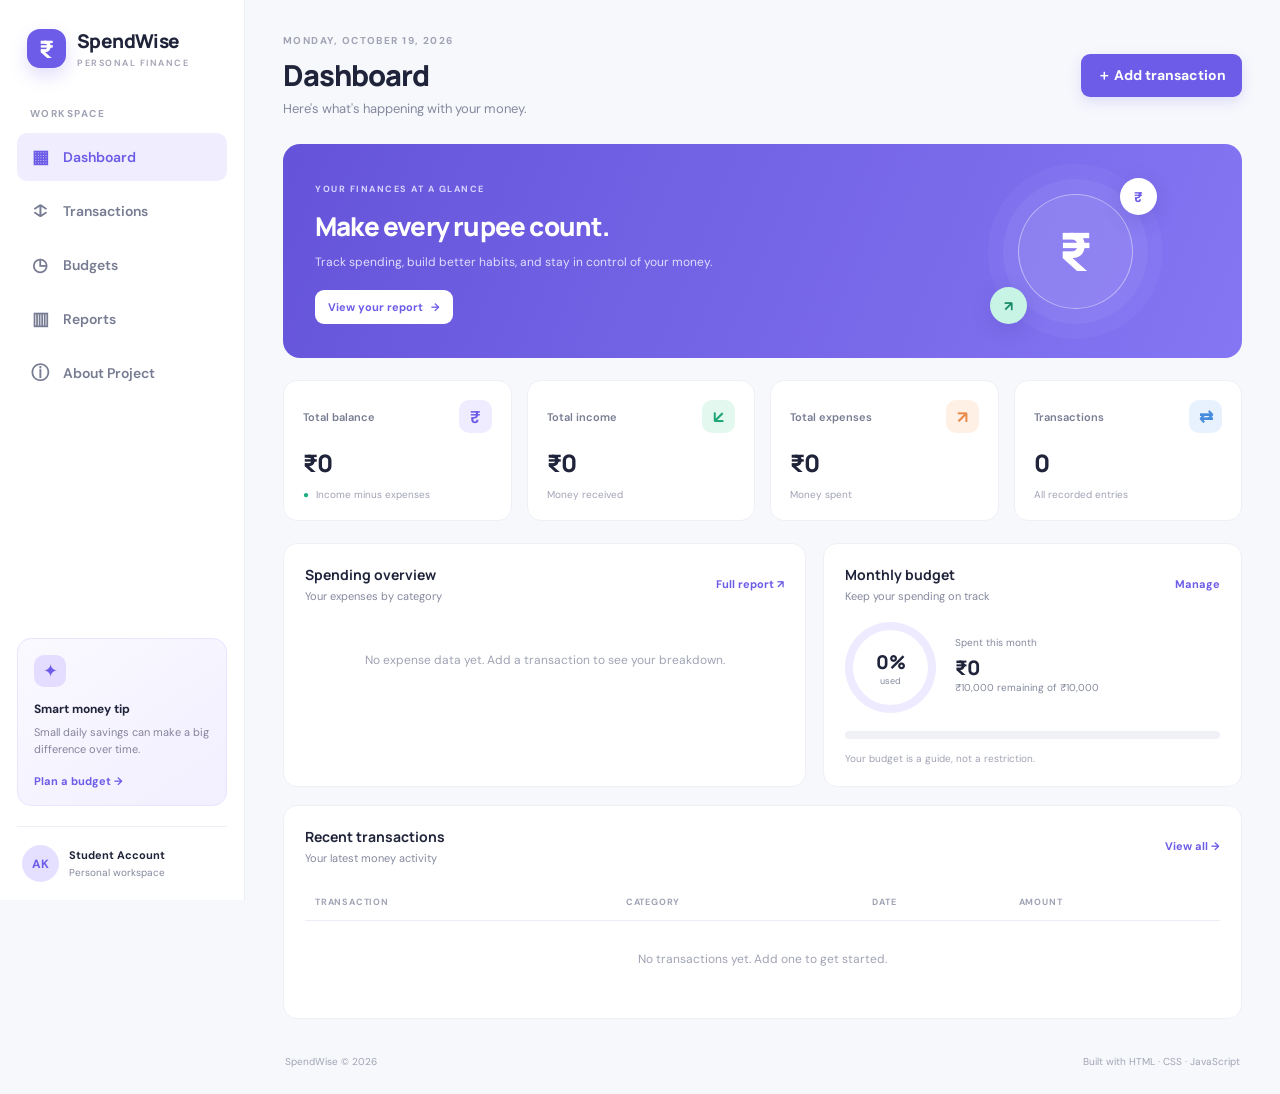
<file: index.html>
<!DOCTYPE html>
<html lang="en">
<head>
  <meta charset="UTF-8"><meta name="viewport" content="width=device-width, initial-scale=1.0">
  <title>SpendWise | Dashboard</title><link rel="stylesheet" href="style.css">
</head>
<body data-page="dashboard">
  <div class="app-shell">
    <aside class="sidebar">
      <a class="brand" href="index.html"><span class="brand-icon">₹</span><span>SpendWise<small>PERSONAL FINANCE</small></span></a>
      <div class="nav-label">WORKSPACE</div>
      <nav>
        <a class="nav-link active" href="index.html"><span>▦</span> Dashboard</a>
        <a class="nav-link" href="transactions.html"><span>↕</span> Transactions</a>
        <a class="nav-link" href="budget.html"><span>◷</span> Budgets</a>
        <a class="nav-link" href="reports.html"><span>▥</span> Reports</a>
        <a class="nav-link" href="about.html"><span>ⓘ</span> About Project</a>
      </nav>
      <div class="sidebar-bottom"><div class="tip-icon">✦</div><strong>Smart money tip</strong><p>Small daily savings can make a big difference over time.</p><a href="budget.html">Plan a budget →</a></div>
      <div class="profile"><div class="avatar">AK</div><div><strong>Student Account</strong><small>Personal workspace</small></div></div>
    </aside>
    <main class="main-content">
      <header class="topbar"><div><div class="eyebrow">MONDAY, OCTOBER 19, 2026</div><h1>Dashboard</h1><p class="subheading">Here's what's happening with your money.</p></div><button class="primary-btn" id="openAdd">＋ Add transaction</button></header>
      <section class="welcome-card"><div><span class="welcome-tag">YOUR FINANCES AT A GLANCE</span><h2>Make every rupee count.</h2><p>Track spending, build better habits, and stay in control of your money.</p><a class="light-btn" href="reports.html">View your report <span>→</span></a></div><div class="welcome-art"><div class="coin coin-one">₹</div><div class="coin coin-two">↗</div><div class="art-circle">₹</div></div></section>
      <section class="stats-grid">
        <article class="stat-card"><div class="stat-top"><span>Total balance</span><span class="stat-icon purple">₹</span></div><div class="stat-value" id="balance">₹0</div><div class="stat-note"><span class="positive">●</span> Income minus expenses</div></article>
        <article class="stat-card"><div class="stat-top"><span>Total income</span><span class="stat-icon green">↙</span></div><div class="stat-value" id="income">₹0</div><div class="stat-note">Money received</div></article>
        <article class="stat-card"><div class="stat-top"><span>Total expenses</span><span class="stat-icon orange">↗</span></div><div class="stat-value" id="expenses">₹0</div><div class="stat-note">Money spent</div></article>
        <article class="stat-card"><div class="stat-top"><span>Transactions</span><span class="stat-icon blue">⇄</span></div><div class="stat-value" id="transactionCount">0</div><div class="stat-note">All recorded entries</div></article>
      </section>
      <section class="content-grid">
        <article class="panel spending-panel"><div class="panel-heading"><div><h3>Spending overview</h3><p>Your expenses by category</p></div><a href="reports.html" class="text-link">Full report ↗</a></div><div id="categoryChart" class="category-chart"><div class="empty-state">Add an expense to see your spending breakdown.</div></div></article>
        <article class="panel"><div class="panel-heading"><div><h3>Monthly budget</h3><p>Keep your spending on track</p></div><a href="budget.html" class="text-link">Manage</a></div><div class="budget-summary"><div class="budget-ring"><div><strong id="budgetPercent">0%</strong><small>used</small></div></div><div><div class="muted">Spent this month</div><strong class="budget-amount" id="monthSpent">₹0</strong><div class="muted" id="budgetRemaining">Budget: ₹10,000</div></div></div><div class="progress-track"><span id="budgetProgress"></span></div><p class="tiny-note">Your budget is a guide, not a restriction.</p></article>
      </section>
      <section class="panel recent-panel"><div class="panel-heading"><div><h3>Recent transactions</h3><p>Your latest money activity</p></div><a href="transactions.html" class="text-link">View all →</a></div><div class="table-wrap"><table><thead><tr><th>TRANSACTION</th><th>CATEGORY</th><th>DATE</th><th>AMOUNT</th></tr></thead><tbody id="recentRows"></tbody></table></div></section>
      <footer>SpendWise © 2026 <span>Built with HTML · CSS · JavaScript</span></footer>
    </main>
  </div>
  <dialog id="transactionDialog" class="modal"><form id="transactionForm"><div class="modal-head"><div><h2>Add transaction</h2><p>Record income or an expense.</p></div><button type="button" class="close-btn" id="closeAdd">×</button></div><label>Description<input name="description" placeholder="e.g. College canteen" required maxlength="60"></label><div class="form-row"><label>Type<select name="type"><option value="expense">Expense</option><option value="income">Income</option></select></label><label>Amount (₹)<input name="amount" type="number" min="1" step="0.01" placeholder="250" required></label></div><div class="form-row"><label>Category<select name="category"><option>Food</option><option>Transport</option><option>Education</option><option>Shopping</option><option>Bills</option><option>Entertainment</option><option>Health</option><option>Salary</option><option>Freelance</option><option>Other</option></select></label><label>Date<input name="date" type="date" required></label></div><div class="modal-actions"><button type="button" class="secondary-btn" id="cancelAdd">Cancel</button><button class="primary-btn" type="submit">Save transaction</button></div></form></dialog>
  <script src="app.js"></script>
</body></html>
</file>
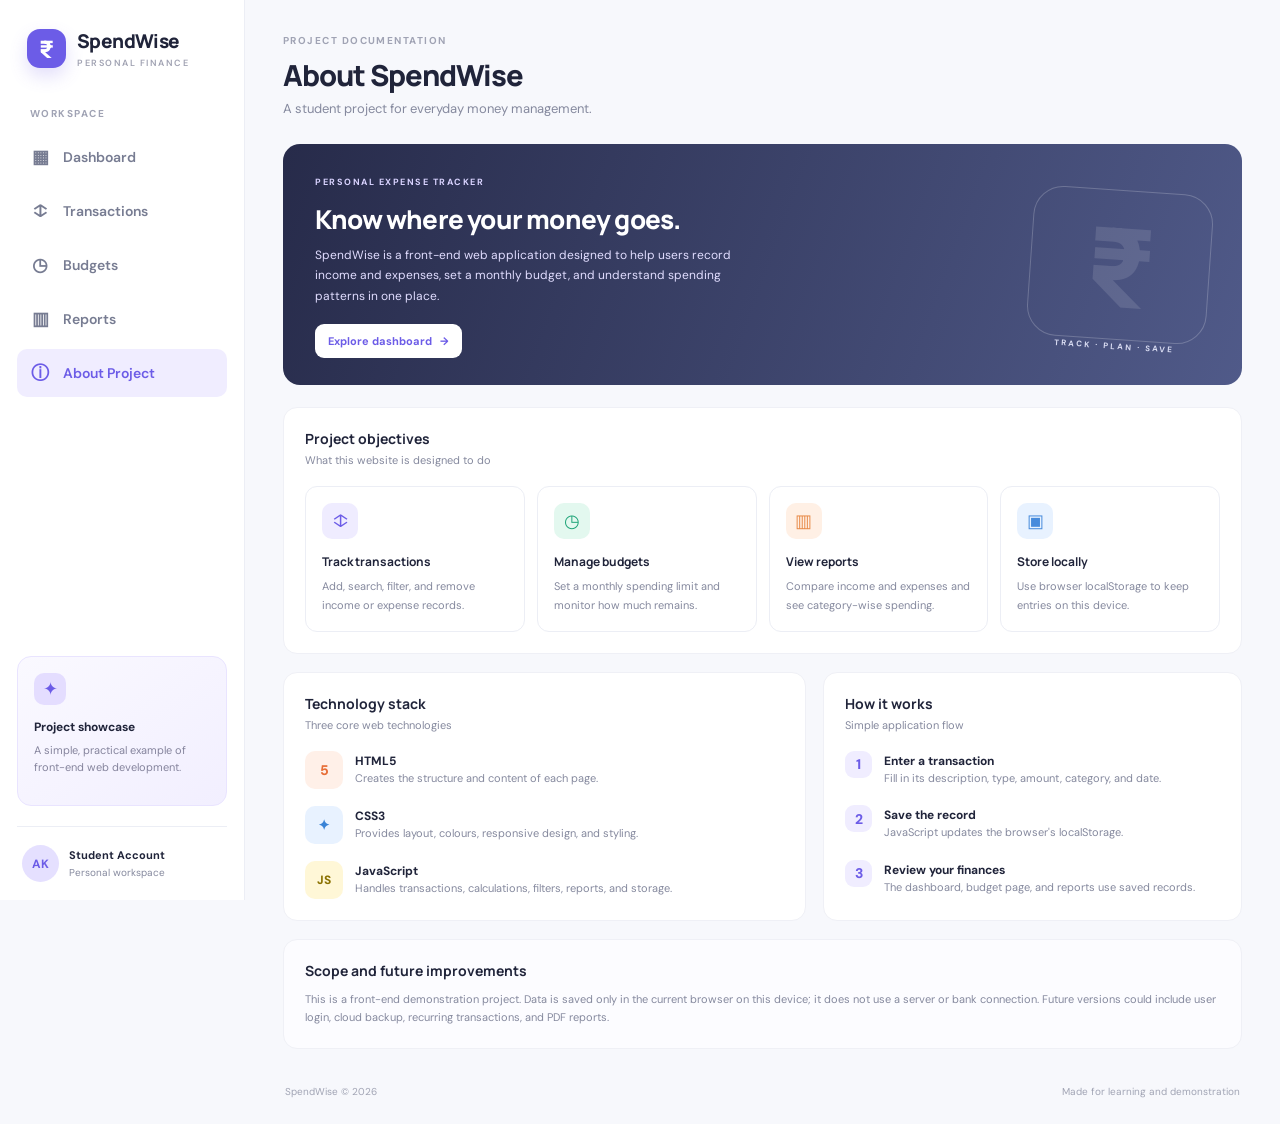
<file: about.html>
<!DOCTYPE html>
<html lang="en"><head><meta charset="UTF-8"><meta name="viewport" content="width=device-width, initial-scale=1.0"><title>SpendWise | About Project</title><link rel="stylesheet" href="style.css"></head>
<body data-page="about"><div class="app-shell"><aside class="sidebar"><a class="brand" href="index.html"><span class="brand-icon">₹</span><span>SpendWise<small>PERSONAL FINANCE</small></span></a><div class="nav-label">WORKSPACE</div><nav><a class="nav-link" href="index.html"><span>▦</span> Dashboard</a><a class="nav-link" href="transactions.html"><span>↕</span> Transactions</a><a class="nav-link" href="budget.html"><span>◷</span> Budgets</a><a class="nav-link" href="reports.html"><span>▥</span> Reports</a><a class="nav-link active" href="about.html"><span>ⓘ</span> About Project</a></nav><div class="sidebar-bottom"><div class="tip-icon">✦</div><strong>Project showcase</strong><p>A simple, practical example of front-end web development.</p></div><div class="profile"><div class="avatar">AK</div><div><strong>Student Account</strong><small>Personal workspace</small></div></div></aside>
<main class="main-content"><header class="topbar"><div><div class="eyebrow">PROJECT DOCUMENTATION</div><h1>About SpendWise</h1><p class="subheading">A student project for everyday money management.</p></div></header>
<section class="welcome-card about-welcome"><div><span class="welcome-tag">PERSONAL EXPENSE TRACKER</span><h2>Know where your money goes.</h2><p>SpendWise is a front-end web application designed to help users record income and expenses, set a monthly budget, and understand spending patterns in one place.</p><a class="light-btn" href="index.html">Explore dashboard <span>→</span></a></div><div class="about-symbol">₹<small>TRACK · PLAN · SAVE</small></div></section>
<section class="panel"><div class="panel-heading"><div><h3>Project objectives</h3><p>What this website is designed to do</p></div></div><div class="feature-grid"><article class="feature-card"><div class="feature-icon purple">↕</div><h4>Track transactions</h4><p>Add, search, filter, and remove income or expense records.</p></article><article class="feature-card"><div class="feature-icon green">◷</div><h4>Manage budgets</h4><p>Set a monthly spending limit and monitor how much remains.</p></article><article class="feature-card"><div class="feature-icon orange">▥</div><h4>View reports</h4><p>Compare income and expenses and see category-wise spending.</p></article><article class="feature-card"><div class="feature-icon blue">▣</div><h4>Store locally</h4><p>Use browser localStorage to keep entries on this device.</p></article></div></section>
<section class="content-grid"><article class="panel"><div class="panel-heading"><div><h3>Technology stack</h3><p>Three core web technologies</p></div></div><div class="tech-list"><div><span class="tech-badge html">5</span><div><strong>HTML5</strong><p>Creates the structure and content of each page.</p></div></div><div><span class="tech-badge css">✦</span><div><strong>CSS3</strong><p>Provides layout, colours, responsive design, and styling.</p></div></div><div><span class="tech-badge js">JS</span><div><strong>JavaScript</strong><p>Handles transactions, calculations, filters, reports, and storage.</p></div></div></div></article><article class="panel"><div class="panel-heading"><div><h3>How it works</h3><p>Simple application flow</p></div></div><ol class="steps-list"><li><span>1</span><div><strong>Enter a transaction</strong><p>Fill in its description, type, amount, category, and date.</p></div></li><li><span>2</span><div><strong>Save the record</strong><p>JavaScript updates the browser's localStorage.</p></div></li><li><span>3</span><div><strong>Review your finances</strong><p>The dashboard, budget page, and reports use saved records.</p></div></li></ol></article></section>
<section class="panel limitations"><h3>Scope and future improvements</h3><p>This is a front-end demonstration project. Data is saved only in the current browser on this device; it does not use a server or bank connection. Future versions could include user login, cloud backup, recurring transactions, and PDF reports.</p></section><footer>SpendWise © 2026 <span>Made for learning and demonstration</span></footer></main></div><script src="app.js"></script></body></html>
</file>
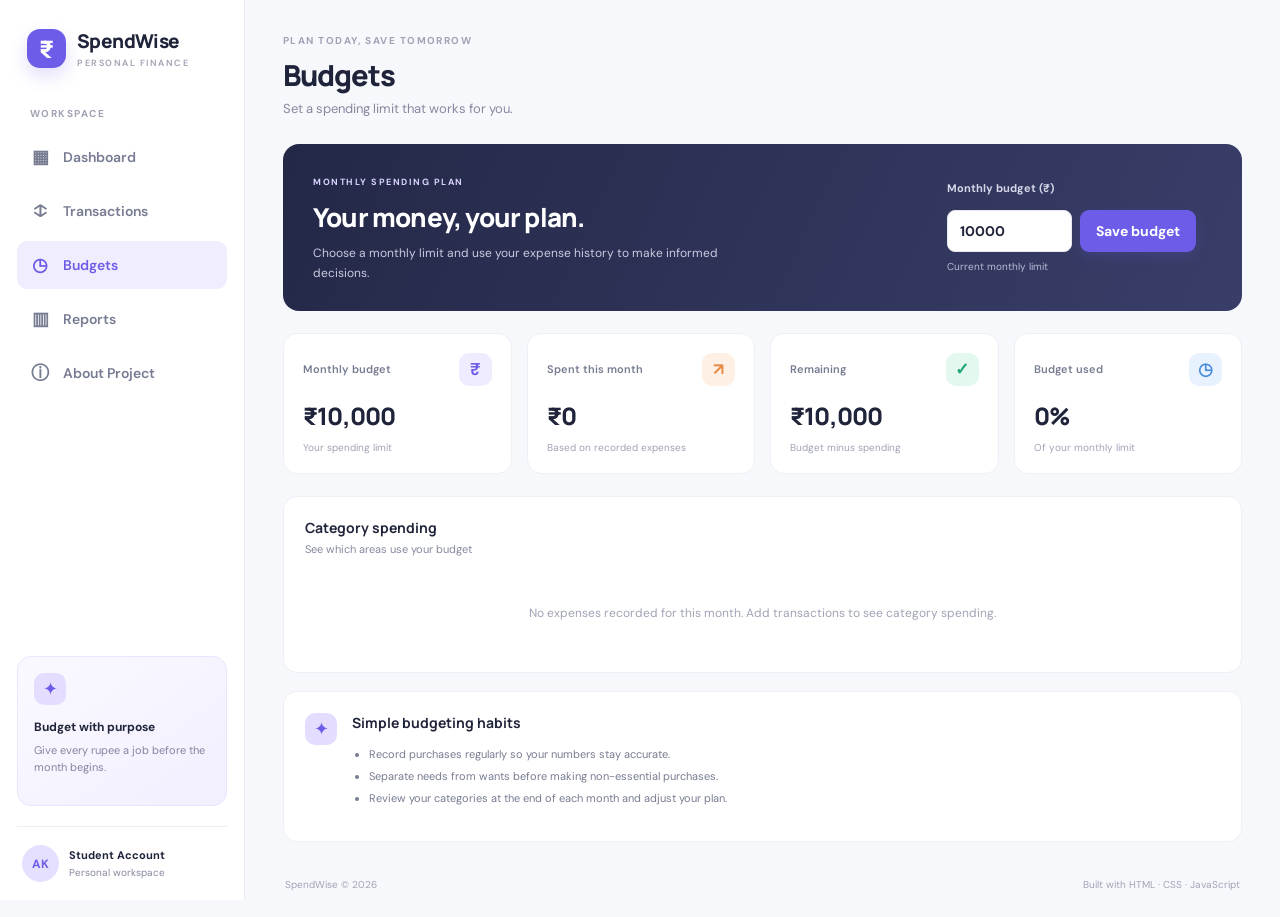
<file: budget.html>
<!DOCTYPE html>
<html lang="en"><head><meta charset="UTF-8"><meta name="viewport" content="width=device-width, initial-scale=1.0"><title>SpendWise | Budgets</title><link rel="stylesheet" href="style.css"></head>
<body data-page="budget"><div class="app-shell"><aside class="sidebar"><a class="brand" href="index.html"><span class="brand-icon">₹</span><span>SpendWise<small>PERSONAL FINANCE</small></span></a><div class="nav-label">WORKSPACE</div><nav><a class="nav-link" href="index.html"><span>▦</span> Dashboard</a><a class="nav-link" href="transactions.html"><span>↕</span> Transactions</a><a class="nav-link active" href="budget.html"><span>◷</span> Budgets</a><a class="nav-link" href="reports.html"><span>▥</span> Reports</a><a class="nav-link" href="about.html"><span>ⓘ</span> About Project</a></nav><div class="sidebar-bottom"><div class="tip-icon">✦</div><strong>Budget with purpose</strong><p>Give every rupee a job before the month begins.</p></div><div class="profile"><div class="avatar">AK</div><div><strong>Student Account</strong><small>Personal workspace</small></div></div></aside>
<main class="main-content"><header class="topbar"><div><div class="eyebrow">PLAN TODAY, SAVE TOMORROW</div><h1>Budgets</h1><p class="subheading">Set a spending limit that works for you.</p></div></header>
<section class="budget-hero"><div><span class="welcome-tag">MONTHLY SPENDING PLAN</span><h2>Your money, your plan.</h2><p>Choose a monthly limit and use your expense history to make informed decisions.</p></div><div class="budget-edit"><label for="budgetInput">Monthly budget (₹)</label><div class="budget-input-row"><input id="budgetInput" type="number" min="1" max="10000000" step="100" value="10000"><button class="primary-btn" id="saveBudget">Save budget</button></div><small id="budgetSaveMessage">Current monthly limit</small></div></section>
<div class="stats-grid"><article class="stat-card"><div class="stat-top"><span>Monthly budget</span><span class="stat-icon purple">₹</span></div><div class="stat-value" id="budgetTotal">₹10,000</div><div class="stat-note">Your spending limit</div></article><article class="stat-card"><div class="stat-top"><span>Spent this month</span><span class="stat-icon orange">↗</span></div><div class="stat-value" id="budgetSpent">₹0</div><div class="stat-note">Based on recorded expenses</div></article><article class="stat-card"><div class="stat-top"><span>Remaining</span><span class="stat-icon green">✓</span></div><div class="stat-value" id="budgetLeft">₹10,000</div><div class="stat-note">Budget minus spending</div></article><article class="stat-card"><div class="stat-top"><span>Budget used</span><span class="stat-icon blue">◷</span></div><div class="stat-value" id="budgetUsed">0%</div><div class="stat-note">Of your monthly limit</div></article></div>
<section class="panel"><div class="panel-heading"><div><h3>Category spending</h3><p>See which areas use your budget</p></div></div><div id="budgetCategories" class="budget-categories"></div></section>
<section class="panel budget-tips"><div class="tip-icon">✦</div><div><h3>Simple budgeting habits</h3><ul><li>Record purchases regularly so your numbers stay accurate.</li><li>Separate needs from wants before making non-essential purchases.</li><li>Review your categories at the end of each month and adjust your plan.</li></ul></div></section><footer>SpendWise © 2026 <span>Built with HTML · CSS · JavaScript</span></footer></main></div><script src="app.js"></script></body></html>
</file>
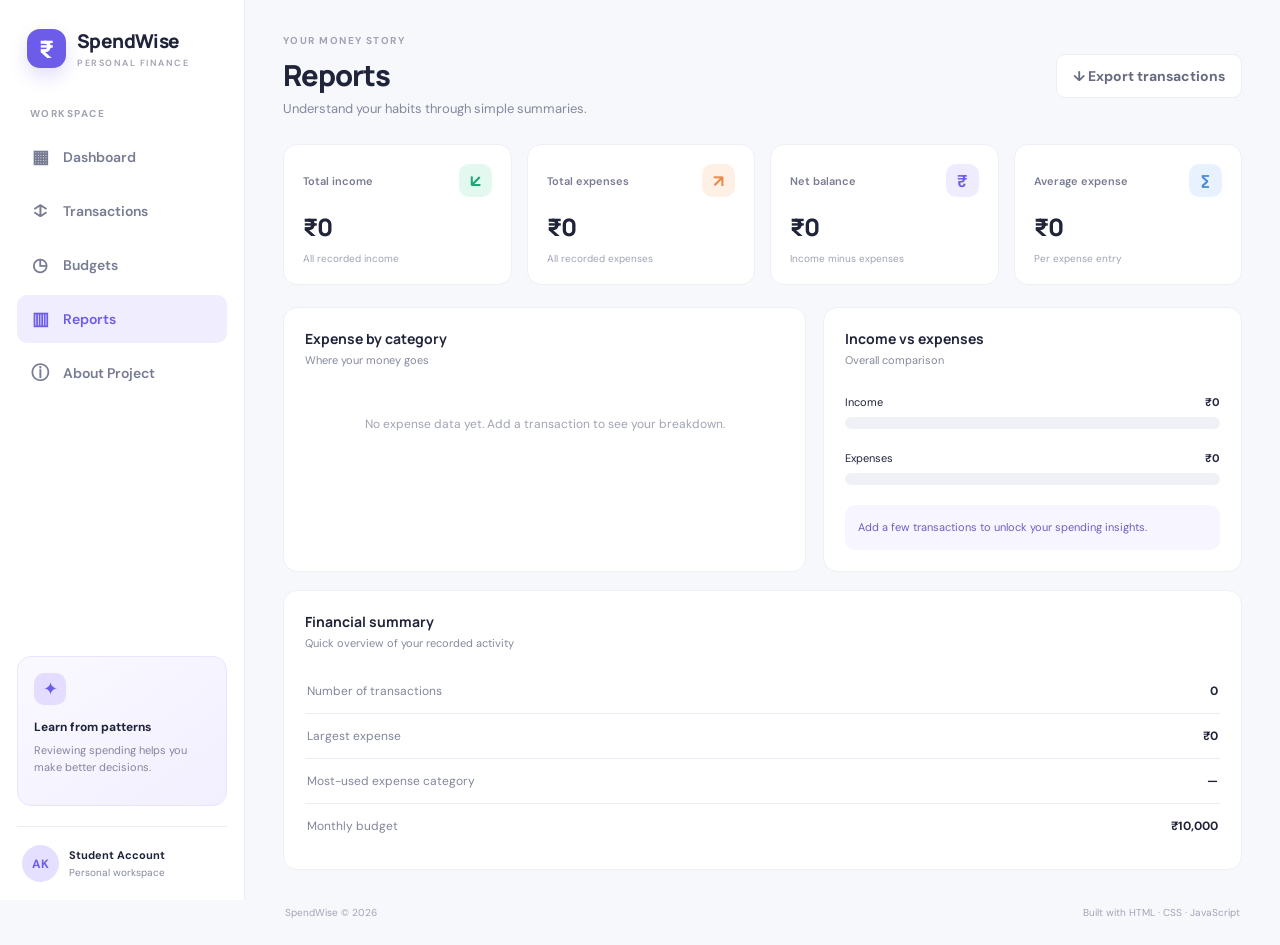
<file: reports.html>
<!DOCTYPE html>
<html lang="en"><head><meta charset="UTF-8"><meta name="viewport" content="width=device-width, initial-scale=1.0"><title>SpendWise | Reports</title><link rel="stylesheet" href="style.css"></head>
<body data-page="reports"><div class="app-shell"><aside class="sidebar"><a class="brand" href="index.html"><span class="brand-icon">₹</span><span>SpendWise<small>PERSONAL FINANCE</small></span></a><div class="nav-label">WORKSPACE</div><nav><a class="nav-link" href="index.html"><span>▦</span> Dashboard</a><a class="nav-link" href="transactions.html"><span>↕</span> Transactions</a><a class="nav-link" href="budget.html"><span>◷</span> Budgets</a><a class="nav-link active" href="reports.html"><span>▥</span> Reports</a><a class="nav-link" href="about.html"><span>ⓘ</span> About Project</a></nav><div class="sidebar-bottom"><div class="tip-icon">✦</div><strong>Learn from patterns</strong><p>Reviewing spending helps you make better decisions.</p></div><div class="profile"><div class="avatar">AK</div><div><strong>Student Account</strong><small>Personal workspace</small></div></div></aside>
<main class="main-content"><header class="topbar"><div><div class="eyebrow">YOUR MONEY STORY</div><h1>Reports</h1><p class="subheading">Understand your habits through simple summaries.</p></div><button class="secondary-btn" id="exportCsv">↓ Export transactions</button></header>
<section class="stats-grid"><article class="stat-card"><div class="stat-top"><span>Total income</span><span class="stat-icon green">↙</span></div><div class="stat-value" id="income">₹0</div><div class="stat-note">All recorded income</div></article><article class="stat-card"><div class="stat-top"><span>Total expenses</span><span class="stat-icon orange">↗</span></div><div class="stat-value" id="expenses">₹0</div><div class="stat-note">All recorded expenses</div></article><article class="stat-card"><div class="stat-top"><span>Net balance</span><span class="stat-icon purple">₹</span></div><div class="stat-value" id="balance">₹0</div><div class="stat-note">Income minus expenses</div></article><article class="stat-card"><div class="stat-top"><span>Average expense</span><span class="stat-icon blue">∑</span></div><div class="stat-value" id="averageExpense">₹0</div><div class="stat-note">Per expense entry</div></article></section>
<section class="content-grid"><article class="panel"><div class="panel-heading"><div><h3>Expense by category</h3><p>Where your money goes</p></div></div><div id="reportCategories" class="category-chart"><div class="empty-state">Add expenses to generate a report.</div></div></article><article class="panel"><div class="panel-heading"><div><h3>Income vs expenses</h3><p>Overall comparison</p></div></div><div class="comparison" id="incomeExpenseBars"></div><div class="report-insight" id="reportInsight">Add a few transactions to unlock your spending insights.</div></article></section>
<section class="panel"><div class="panel-heading"><div><h3>Financial summary</h3><p>Quick overview of your recorded activity</p></div></div><div class="summary-list"><div><span>Number of transactions</span><strong id="reportCount">0</strong></div><div><span>Largest expense</span><strong id="largestExpense">₹0</strong></div><div><span>Most-used expense category</span><strong id="topCategory">—</strong></div><div><span>Monthly budget</span><strong id="reportBudget">₹10,000</strong></div></div></section><footer>SpendWise © 2026 <span>Built with HTML · CSS · JavaScript</span></footer></main></div><script src="app.js"></script></body></html>
</file>
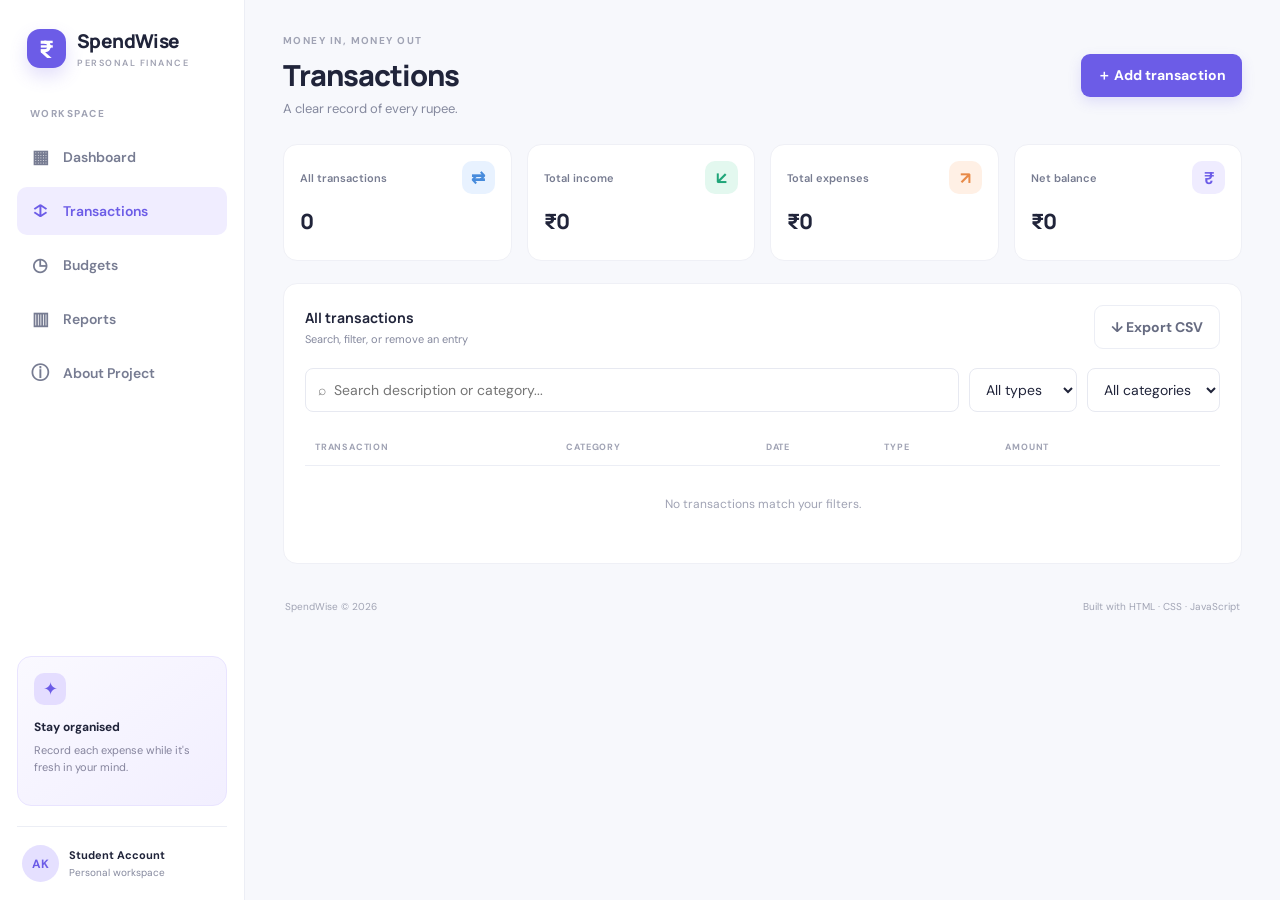
<file: transactions.html>
<!DOCTYPE html>
<html lang="en"><head><meta charset="UTF-8"><meta name="viewport" content="width=device-width, initial-scale=1.0"><title>SpendWise | Transactions</title><link rel="stylesheet" href="style.css"></head>
<body data-page="transactions"><div class="app-shell"><aside class="sidebar"><a class="brand" href="index.html"><span class="brand-icon">₹</span><span>SpendWise<small>PERSONAL FINANCE</small></span></a><div class="nav-label">WORKSPACE</div><nav><a class="nav-link" href="index.html"><span>▦</span> Dashboard</a><a class="nav-link active" href="transactions.html"><span>↕</span> Transactions</a><a class="nav-link" href="budget.html"><span>◷</span> Budgets</a><a class="nav-link" href="reports.html"><span>▥</span> Reports</a><a class="nav-link" href="about.html"><span>ⓘ</span> About Project</a></nav><div class="sidebar-bottom"><div class="tip-icon">✦</div><strong>Stay organised</strong><p>Record each expense while it's fresh in your mind.</p></div><div class="profile"><div class="avatar">AK</div><div><strong>Student Account</strong><small>Personal workspace</small></div></div></aside>
<main class="main-content"><header class="topbar"><div><div class="eyebrow">MONEY IN, MONEY OUT</div><h1>Transactions</h1><p class="subheading">A clear record of every rupee.</p></div><button class="primary-btn" id="openAdd">＋ Add transaction</button></header>
<div class="stats-grid compact-stats"><article class="stat-card"><div class="stat-top"><span>All transactions</span><span class="stat-icon blue">⇄</span></div><div class="stat-value" id="transactionCount">0</div></article><article class="stat-card"><div class="stat-top"><span>Total income</span><span class="stat-icon green">↙</span></div><div class="stat-value" id="income">₹0</div></article><article class="stat-card"><div class="stat-top"><span>Total expenses</span><span class="stat-icon orange">↗</span></div><div class="stat-value" id="expenses">₹0</div></article><article class="stat-card"><div class="stat-top"><span>Net balance</span><span class="stat-icon purple">₹</span></div><div class="stat-value" id="balance">₹0</div></article></div>
<section class="panel recent-panel"><div class="panel-heading"><div><h3>All transactions</h3><p>Search, filter, or remove an entry</p></div><button class="secondary-btn" id="exportCsv">↓ Export CSV</button></div><div class="filter-row"><input id="searchTransactions" placeholder="⌕  Search description or category..." aria-label="Search transactions"><select id="typeFilter" aria-label="Filter by type"><option value="all">All types</option><option value="income">Income</option><option value="expense">Expenses</option></select><select id="categoryFilter" aria-label="Filter by category"><option value="all">All categories</option></select></div><div class="table-wrap"><table><thead><tr><th>TRANSACTION</th><th>CATEGORY</th><th>DATE</th><th>TYPE</th><th>AMOUNT</th><th></th></tr></thead><tbody id="transactionRows"></tbody></table></div><div id="transactionEmpty" class="empty-state hidden">No transactions match your filters.</div></section><footer>SpendWise © 2026 <span>Built with HTML · CSS · JavaScript</span></footer></main></div>
<dialog id="transactionDialog" class="modal"><form id="transactionForm"><div class="modal-head"><div><h2>Add transaction</h2><p>Record income or an expense.</p></div><button type="button" class="close-btn" id="closeAdd">×</button></div><label>Description<input name="description" placeholder="e.g. College canteen" required maxlength="60"></label><div class="form-row"><label>Type<select name="type"><option value="expense">Expense</option><option value="income">Income</option></select></label><label>Amount (₹)<input name="amount" type="number" min="1" step="0.01" placeholder="250" required></label></div><div class="form-row"><label>Category<select name="category"><option>Food</option><option>Transport</option><option>Education</option><option>Shopping</option><option>Bills</option><option>Entertainment</option><option>Health</option><option>Salary</option><option>Freelance</option><option>Other</option></select></label><label>Date<input name="date" type="date" required></label></div><div class="modal-actions"><button type="button" class="secondary-btn" id="cancelAdd">Cancel</button><button class="primary-btn" type="submit">Save transaction</button></div></form></dialog><script src="app.js"></script></body></html>
</file>
<file: style.css>
@import url('https://fonts.googleapis.com/css2?family=DM+Sans:wght@400;500;600;700&family=Manrope:wght@400;500;600;700;800&display=swap');
:root{--ink:#20243a;--muted:#85899e;--line:#eceef5;--purple:#6c5ce7;--purple-light:#f0edff;--green:#20ad83;--orange:#f39b62;--blue:#5b9bea;--bg:#f7f8fc}*{box-sizing:border-box}body{margin:0;background:var(--bg);color:var(--ink);font-family:'DM Sans',sans-serif;font-size:14px}a{color:inherit;text-decoration:none}button,input,select{font:inherit}.app-shell{min-height:100vh}.sidebar{position:fixed;left:0;top:0;bottom:0;width:245px;background:#fff;border-right:1px solid var(--line);padding:28px 17px 18px;display:flex;flex-direction:column;z-index:5}.brand{display:flex;align-items:center;gap:11px;padding:0 10px 38px;font:800 19px Manrope,sans-serif;letter-spacing:-.6px}.brand-icon{width:39px;height:39px;border-radius:13px;background:var(--purple);color:#fff;display:grid;place-items:center;font-size:24px;box-shadow:0 8px 18px #6c5ce733}.brand small{display:block;font:600 9px 'DM Sans',sans-serif;letter-spacing:1.5px;color:#a0a2b2;margin-top:3px}.nav-label,.eyebrow{font-size:10px;letter-spacing:1.45px;font-weight:700;color:#a0a3b4}.nav-label{padding:0 13px 13px}.sidebar nav{display:grid;gap:6px}.nav-link{display:flex;align-items:center;gap:13px;padding:12px 13px;border-radius:10px;color:#777c92;font-weight:600;transition:.2s}.nav-link span{width:20px;text-align:center;font-size:18px}.nav-link:hover,.nav-link.active{background:var(--purple-light);color:var(--purple)}.sidebar-bottom{margin-top:auto;border:1px solid #e9e4ff;background:linear-gradient(145deg,#faf9ff,#f2efff);padding:16px;border-radius:14px;margin-bottom:20px}.tip-icon{width:32px;height:32px;display:grid;place-items:center;border-radius:10px;background:#e4ddff;color:var(--purple);font-size:18px;margin-bottom:12px}.sidebar-bottom strong{font-size:12px}.sidebar-bottom p{font-size:11px;line-height:1.6;color:#85849d;margin:7px 0 12px}.sidebar-bottom a{font-size:11px;font-weight:700;color:var(--purple)}.profile{display:flex;gap:10px;align-items:center;border-top:1px solid var(--line);padding:18px 5px 0}.avatar{width:37px;height:37px;border-radius:50%;background:#e5e0ff;color:var(--purple);display:grid;place-items:center;font-size:12px;font-weight:700}.profile strong,.profile small{display:block}.profile strong{font-size:11px}.profile small{font-size:10px;color:var(--muted);margin-top:4px}.main-content{margin-left:245px;padding:34px 38px 22px;max-width:1600px}.topbar{display:flex;justify-content:space-between;align-items:center;gap:20px;margin-bottom:27px}.topbar h1{font:800 29px Manrope,sans-serif;letter-spacing:-1px;margin:8px 0 5px}.subheading{margin:0;color:var(--muted);font-size:13px}.primary-btn,.secondary-btn,.light-btn{border:0;border-radius:9px;padding:12px 16px;font-weight:700;cursor:pointer;display:inline-flex;align-items:center;justify-content:center;gap:8px;transition:transform .15s,box-shadow .15s}.primary-btn{background:var(--purple);color:#fff;box-shadow:0 5px 13px #6c5ce72b}.primary-btn:hover{box-shadow:0 8px 20px #6c5ce744;transform:translateY(-1px)}.secondary-btn{background:#fff;border:1px solid var(--line);color:#666b81}.welcome-card{position:relative;overflow:hidden;min-height:205px;border-radius:17px;background:linear-gradient(112deg,#6554d9,#8576f4);padding:27px 32px;color:#fff;display:flex;justify-content:space-between;align-items:center;margin-bottom:22px}.welcome-tag{font-size:9px;letter-spacing:1.5px;font-weight:700;color:#d9d3ff}.welcome-card h2,.budget-hero h2{font:800 26px Manrope,sans-serif;letter-spacing:-.8px;margin:12px 0 8px}.welcome-card p{color:#e1ddff;font-size:12px;max-width:430px;line-height:1.7;margin:0 0 18px}.light-btn{background:#fff;color:var(--purple);font-size:11px;padding:10px 13px}.welcome-art{position:relative;width:190px;height:160px;display:grid;place-items:center;margin-right:40px}.art-circle{width:115px;height:115px;border-radius:50%;display:grid;place-items:center;font:800 53px Manrope;color:#fff;background:#ffffff20;border:1px solid #ffffff6b;box-shadow:0 0 0 15px #ffffff0c,0 0 0 30px #ffffff08}.coin{position:absolute;width:37px;height:37px;border-radius:50%;display:grid;place-items:center;background:#fff;color:var(--purple);font-weight:800;box-shadow:0 5px 20px #3e319633}.coin-one{top:7px;right:13px}.coin-two{bottom:7px;left:10px;background:#c7f4e5;color:#198b69}.stats-grid{display:grid;grid-template-columns:repeat(4,minmax(0,1fr));gap:15px;margin-bottom:22px}.stat-card,.panel{background:#fff;border:1px solid #eff0f6;border-radius:14px;padding:19px;min-width:0}.stat-top{display:flex;justify-content:space-between;align-items:center;color:#777c91;font-size:11px;font-weight:600}.stat-icon{width:33px;height:33px;border-radius:10px;display:grid;place-items:center;font-size:17px;font-weight:700}.purple{background:#efecff;color:var(--purple)}.green{background:#e3f8ef;color:#20a579}.orange{background:#fff0e5;color:#e88a48}.blue{background:#e8f2ff;color:#478bdc}.stat-value{font:800 24px Manrope,sans-serif;letter-spacing:-.8px;margin:13px 0 9px;overflow-wrap:anywhere}.stat-note{font-size:10px;color:#a0a3b4}.positive{color:var(--green);margin-right:4px}.content-grid{display:grid;grid-template-columns:1.25fr 1fr;gap:17px;margin-bottom:18px}.panel{padding:21px;margin-bottom:18px}.content-grid .panel{margin-bottom:0}.panel-heading{display:flex;justify-content:space-between;align-items:center;gap:15px;margin-bottom:19px}.panel-heading h3,.budget-tips h3,.limitations h3{font:700 14px Manrope,sans-serif;margin:0 0 5px}.panel-heading p{font-size:11px;color:var(--muted);margin:0}.text-link{font-size:11px;color:var(--purple);font-weight:700;white-space:nowrap}.category-chart{display:grid;gap:15px}.category-row{display:grid;grid-template-columns:90px 1fr 65px;gap:10px;align-items:center;font-size:11px}.category-name{color:#71768b}.category-track,.progress-track{height:7px;background:#f0f1f7;border-radius:20px;overflow:hidden}.category-fill{height:100%;background:var(--purple);border-radius:20px;min-width:2px}.category-amount{text-align:right;font-weight:700;font-size:10px}.empty-state{padding:28px 12px;text-align:center;color:#a0a3b4;font-size:12px;line-height:1.7}.budget-summary{display:flex;align-items:center;gap:19px;margin:18px 0}.budget-ring{width:91px;height:91px;border-radius:50%;display:grid;place-items:center;background:conic-gradient(var(--purple) 0deg,#eeeaff 0deg);position:relative;flex-shrink:0}.budget-ring:before{content:'';position:absolute;inset:8px;background:#fff;border-radius:50%}.budget-ring div{position:relative;text-align:center}.budget-ring strong,.budget-ring small{display:block}.budget-ring strong{font:800 19px Manrope}.budget-ring small{font-size:9px;color:var(--muted)}.muted{font-size:10px;color:var(--muted);margin-bottom:5px}.budget-amount{font:800 20px Manrope}.progress-track{height:8px}.progress-track span{display:block;height:100%;width:0;background:var(--purple);border-radius:20px;transition:width .3s}.tiny-note{font-size:10px;color:#a0a3b4;margin:13px 0 0}.recent-panel{margin-top:18px}.table-wrap{overflow-x:auto}table{width:100%;border-collapse:collapse;text-align:left;white-space:nowrap}thead th{font-size:9px;letter-spacing:.8px;color:#a0a3b4;font-weight:700;padding:12px 10px;border-bottom:1px solid var(--line)}tbody td{padding:13px 10px;border-bottom:1px solid #f2f3f7;font-size:11px;color:#74798e}tbody tr:last-child td{border-bottom:0}.transaction-name{display:flex;align-items:center;gap:10px;color:var(--ink);font-weight:700}.transaction-icon{width:33px;height:33px;border-radius:10px;display:grid;place-items:center;background:#f0edff;color:var(--purple);font-size:15px}.amount-income{color:#1ba57c;font-weight:700}.amount-expense{color:#e7824b;font-weight:700}.pill{display:inline-block;padding:5px 8px;border-radius:6px;background:#f4f4f9;color:#777c91;font-size:10px}.delete-btn{border:0;background:#fff0ed;color:#d76d5c;border-radius:7px;padding:6px 9px;cursor:pointer}.filter-row{display:flex;gap:10px;margin-bottom:17px}.filter-row input{flex:1;min-width:150px}.filter-row input,.filter-row select,input,select{border:1px solid #e7e9f1;border-radius:8px;padding:11px 12px;background:#fff;color:var(--ink);outline:none}.filter-row input:focus,input:focus,select:focus{border-color:#a69bf3;box-shadow:0 0 0 3px #6c5ce711}.compact-stats .stat-card{padding:16px}.compact-stats .stat-value{font-size:21px}.hidden{display:none!important}footer{display:flex;justify-content:space-between;color:#a1a4b4;font-size:10px;padding:18px 2px 4px}dialog.modal{border:0;border-radius:17px;padding:0;width:min(520px,calc(100% - 28px));box-shadow:0 25px 100px #1f214433}dialog::backdrop{background:#20243a66;backdrop-filter:blur(3px)}.modal form{padding:25px}.modal-head{display:flex;justify-content:space-between;align-items:flex-start;margin-bottom:22px}.modal-head h2{font:800 21px Manrope;margin:0 0 5px}.modal-head p{font-size:12px;color:var(--muted);margin:0}.close-btn{border:0;background:#f4f4f9;border-radius:8px;font-size:22px;width:33px;height:33px;cursor:pointer}.modal label,.budget-edit label{display:grid;gap:7px;font-size:11px;font-weight:700;color:#666b80;margin-bottom:15px}.modal input,.modal select{width:100%;min-width:0}.form-row{display:grid;grid-template-columns:1fr 1fr;gap:13px}.modal-actions{display:flex;justify-content:flex-end;gap:9px;margin-top:10px}.budget-hero{background:linear-gradient(115deg,#242847,#393e69);border-radius:16px;padding:27px 30px;color:white;display:flex;justify-content:space-between;align-items:center;gap:25px;margin-bottom:22px}.budget-hero h2{margin-top:10px}.budget-hero p{font-size:12px;line-height:1.7;color:#c9cbe0;max-width:430px;margin:0}.budget-edit{min-width:265px}.budget-edit label{color:#d6d7e9}.budget-input-row{display:flex;gap:8px}.budget-input-row input{width:125px;font-weight:700}.budget-input-row .primary-btn{white-space:nowrap}.budget-edit small{display:block;color:#b9bdd7;font-size:10px;margin-top:8px}.budget-categories{display:grid;gap:19px}.budget-category{display:grid;grid-template-columns:120px 1fr 120px;gap:15px;align-items:center}.budget-category strong{font-size:11px}.budget-category small{display:block;color:var(--muted);font-size:10px;margin-top:4px}.budget-category .category-track{height:9px}.budget-category .category-fill{background:linear-gradient(90deg,#8c7cf3,#6453dc)}.budget-category .category-figures{text-align:right}.budget-category .category-figures strong{display:block}.budget-category .category-figures small{margin-top:4px}.budget-tips{display:flex;gap:15px;align-items:flex-start}.budget-tips .tip-icon{flex-shrink:0}.budget-tips ul{padding-left:17px;color:#777c91;font-size:11px;line-height:2}.comparison{display:grid;gap:22px;margin:28px 0 20px}.compare-label{display:flex;justify-content:space-between;font-size:11px;margin-bottom:8px}.compare-track{height:12px;border-radius:20px;background:#f0f1f7;overflow:hidden}.compare-fill{height:100%;border-radius:20px}.report-insight{background:#f7f5ff;border-radius:10px;padding:13px;color:#6d61bd;font-size:11px;line-height:1.7}.summary-list>div{display:flex;justify-content:space-between;padding:14px 2px;border-bottom:1px solid var(--line);font-size:12px}.summary-list>div:last-child{border-bottom:0}.summary-list span{color:#81869a}.summary-list strong{font-weight:700}.about-welcome{background:linear-gradient(110deg,#272b4a,#505a89)}.about-symbol{font:800 110px Manrope;color:#ffffff1e;border:1px solid #ffffff35;border-radius:30px;width:180px;height:150px;display:grid;place-items:center;flex-shrink:0;transform:rotate(4deg)}.about-symbol small{font:700 8px 'DM Sans';letter-spacing:2px;color:#d9dcf2}.feature-grid{display:grid;grid-template-columns:repeat(4,1fr);gap:12px}.feature-card{border:1px solid var(--line);border-radius:12px;padding:16px}.feature-icon{width:36px;height:36px;border-radius:10px;display:grid;place-items:center;font-size:18px;margin-bottom:14px}.feature-card h4{font:700 12px Manrope;margin:0 0 7px}.feature-card p,.tech-list p,.steps-list p,.limitations p{font-size:11px;line-height:1.7;color:var(--muted);margin:0}.tech-list{display:grid;gap:17px}.tech-list>div{display:flex;align-items:center;gap:12px}.tech-list strong,.steps-list strong{font-size:12px}.tech-badge{width:38px;height:38px;border-radius:10px;display:grid;place-items:center;font-weight:800;flex-shrink:0}.tech-badge.html{background:#fff0e8;color:#e76e37}.tech-badge.css{background:#e8f2ff;color:#3983d6}.tech-badge.js{background:#fff7d7;color:#8a7100;font-size:12px}.steps-list{list-style:none;padding:0;margin:0;display:grid;gap:18px}.steps-list li{display:flex;gap:12px;align-items:flex-start}.steps-list li>span{width:27px;height:27px;border-radius:9px;background:var(--purple-light);color:var(--purple);font-weight:800;display:grid;place-items:center;flex-shrink:0}.limitations{background:#fcfcff}.limitations h3{margin-bottom:10px}
@media(max-width:1100px){.sidebar{width:210px}.main-content{margin-left:210px;padding:28px 23px}.stats-grid{gap:10px}.stat-card{padding:15px}.stat-value{font-size:21px}.feature-grid{grid-template-columns:repeat(2,1fr)}}@media(max-width:780px){.sidebar{position:relative;width:100%;height:auto;bottom:auto;padding:14px 16px}.brand{padding:0 4px 14px}.nav-label,.sidebar-bottom,.profile{display:none}.sidebar nav{display:flex;overflow-x:auto;gap:4px}.nav-link{white-space:nowrap;padding:10px;font-size:11px}.nav-link span{font-size:15px}.main-content{margin-left:0;padding:23px 16px}.topbar{align-items:flex-start}.topbar h1{font-size:25px}.topbar>.primary-btn{font-size:11px;padding:10px}.welcome-card{padding:23px;min-height:190px}.welcome-card h2,.budget-hero h2{font-size:22px}.welcome-art{width:100px;margin-right:0}.art-circle{width:78px;height:78px;font-size:35px}.coin-one{right:-2px}.stats-grid{grid-template-columns:repeat(2,minmax(0,1fr))}.content-grid{grid-template-columns:1fr}.budget-hero{align-items:flex-start;flex-direction:column}.budget-edit{width:100%}.budget-input-row input{flex:1}.about-symbol{width:100px;height:100px;font-size:65px}.about-symbol small{display:none}.feature-grid{grid-template-columns:repeat(2,1fr)}.filter-row{flex-wrap:wrap}.filter-row input{flex-basis:100%}.budget-category{grid-template-columns:85px 1fr 90px;gap:8px}footer{gap:12px;flex-wrap:wrap}}@media(max-width:430px){.welcome-art{display:none}.welcome-card{min-height:0}.topbar{gap:8px}.topbar>.primary-btn{white-space:nowrap}.stat-value{font-size:20px}.stat-card{padding:13px}.category-row{grid-template-columns:75px 1fr 56px;gap:7px}.panel{padding:16px}.feature-grid{grid-template-columns:1fr 1fr}.about-symbol{display:none}.form-row{grid-template-columns:1fr;gap:0}.budget-category{grid-template-columns:1fr 85px}.budget-category .category-track{grid-column:1 / -1;grid-row:2}.budget-category .category-figures{grid-column:2;grid-row:1}.budget-hero{padding:22px}.budget-input-row .primary-btn{padding:10px}}
</file>
